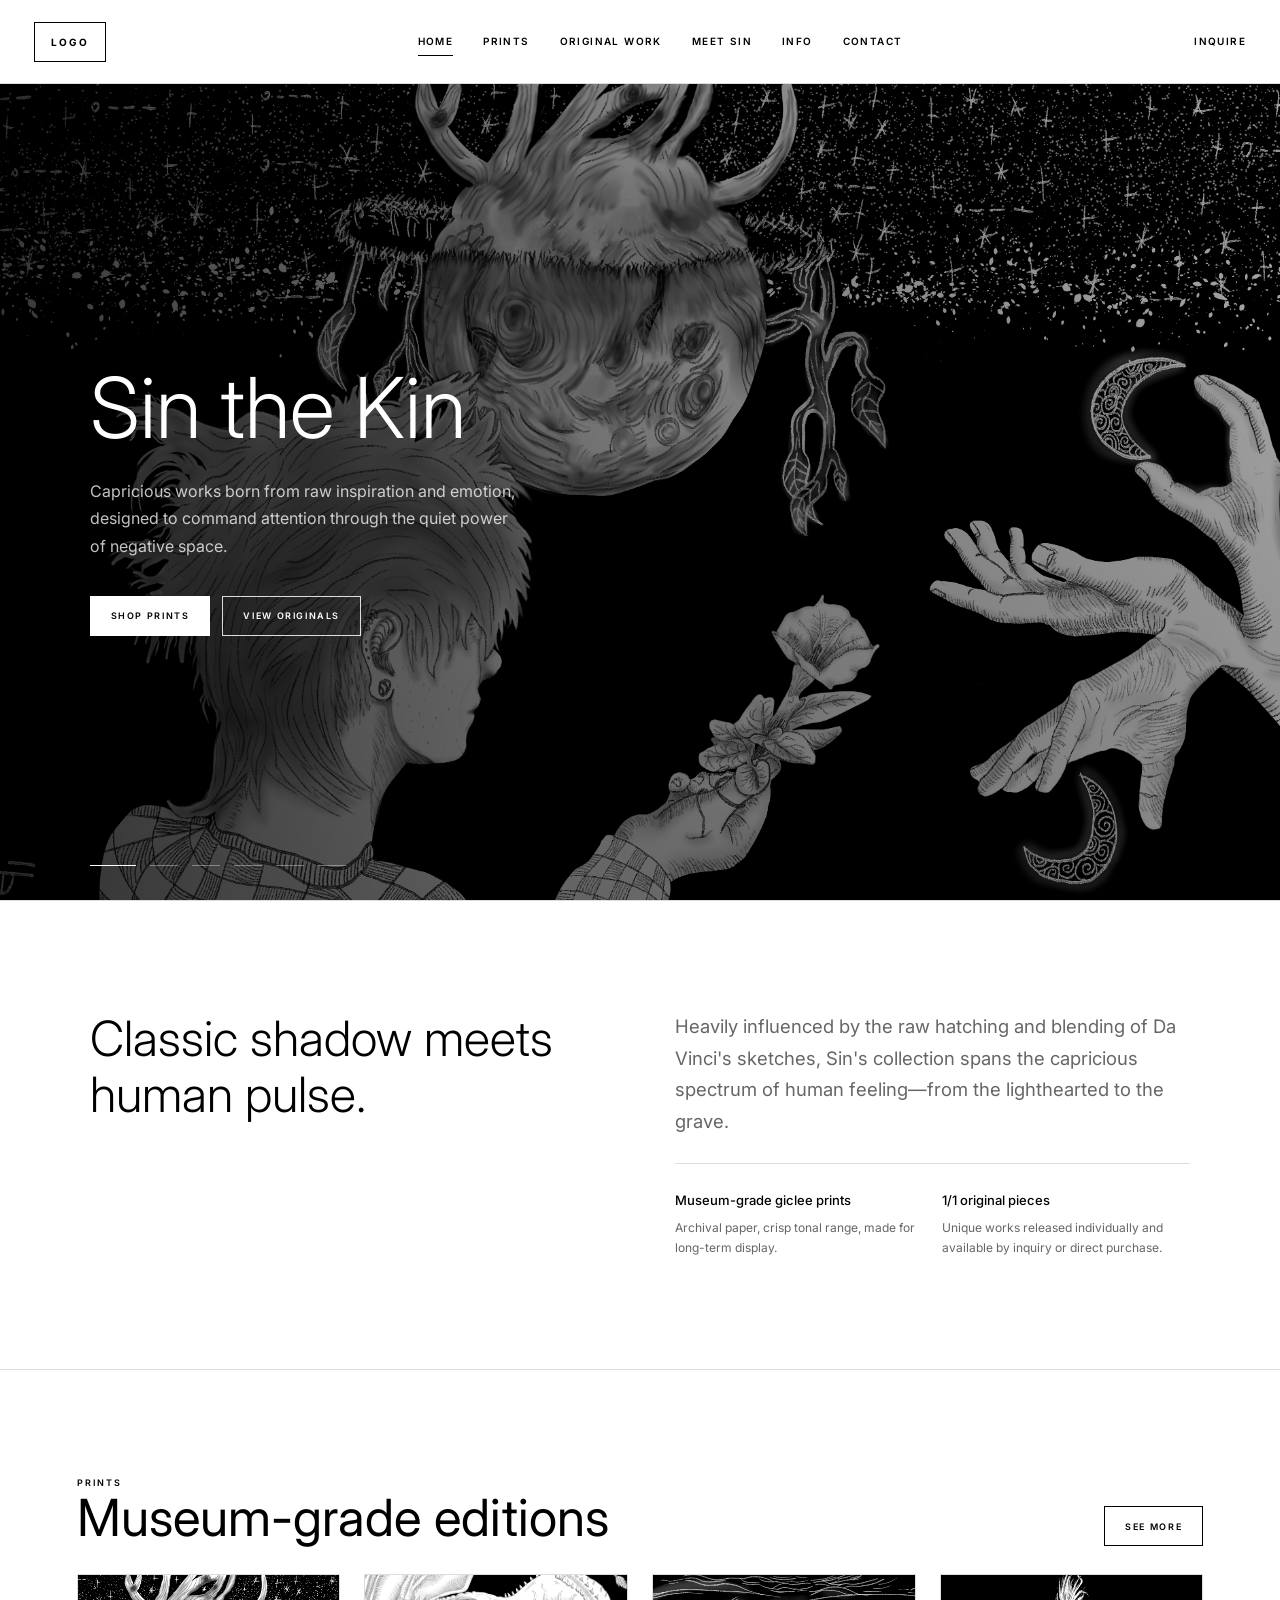
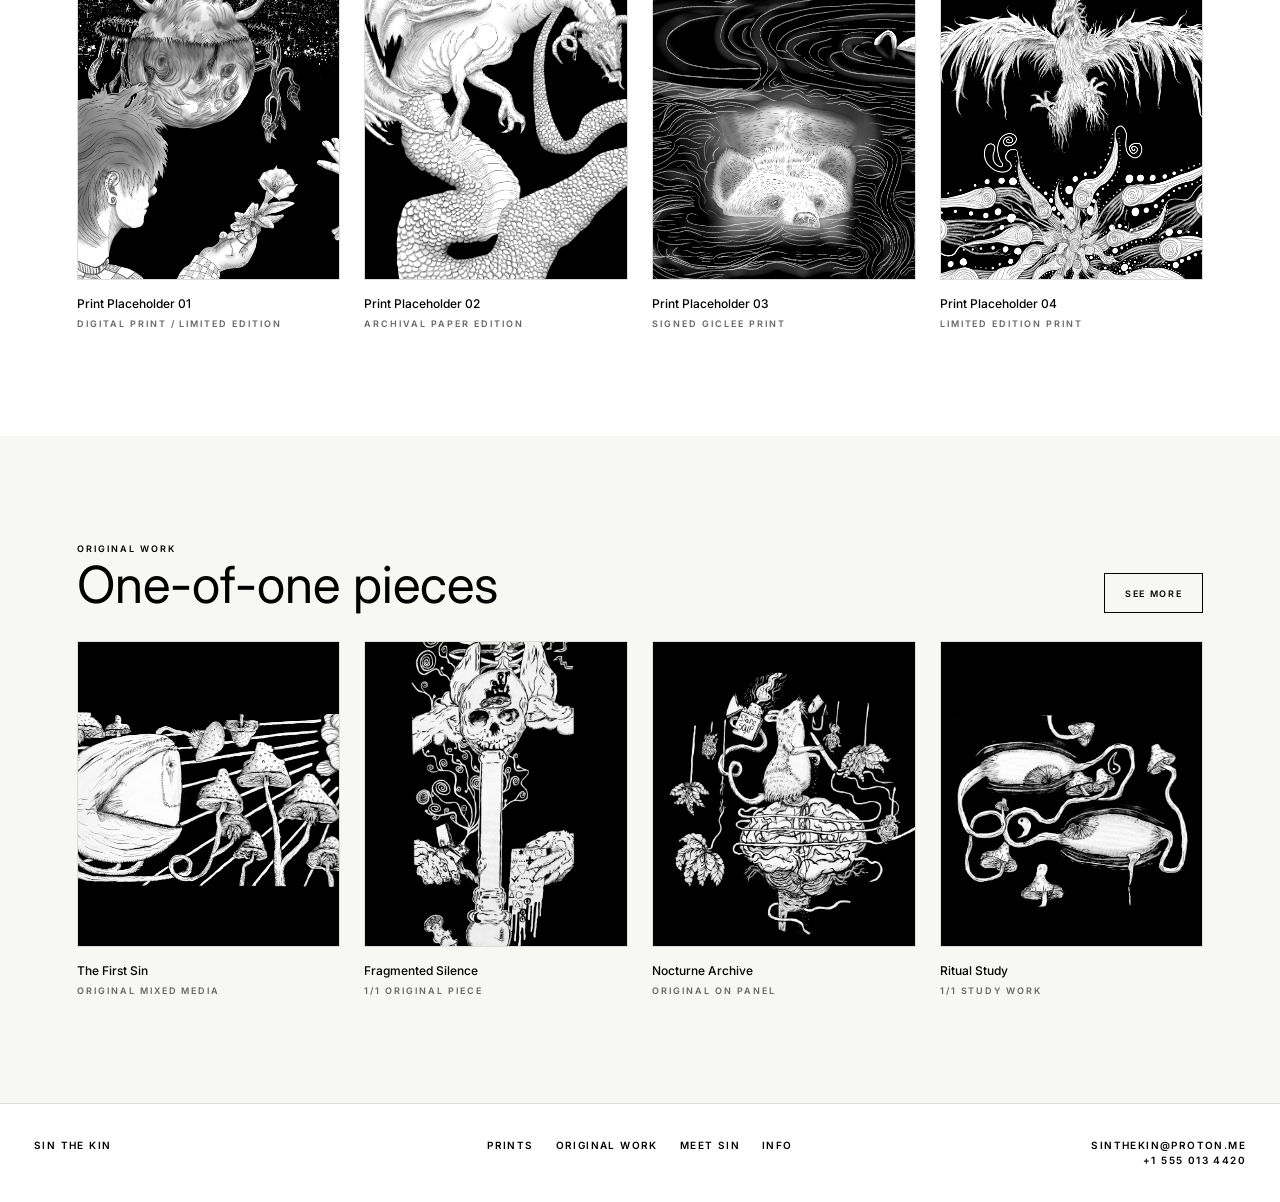
<file: index.html>
<!DOCTYPE html>
<html lang="en">

<head>
    <meta charset="UTF-8">
    <meta name="viewport" content="width=device-width, initial-scale=1.0">
    <title>Sin the Kin | Fine Art Prints and Originals</title>
    <link rel="preconnect" href="https://fonts.googleapis.com">
    <link rel="preconnect" href="https://fonts.gstatic.com" crossorigin>
    <link href="https://fonts.googleapis.com/css2?family=Inter:wght@300;400;700;800;900&display=swap" rel="stylesheet">
    <link rel="stylesheet" href="styles.css?v=original-assets-1">
</head>

<body>
    <header class="site-header">
        <a href="index.html" class="logo-mark">Logo</a>
        <nav class="top-nav" aria-label="Primary navigation">
            <a href="index.html" class="active">Home</a>
            <a href="prints.html">Prints</a>
            <a href="originals.html">Original Work</a>
            <a href="meet-sin.html">Meet Sin</a>
            <a href="info.html">Info</a>
            <a href="contact.html">Contact</a>
        </nav>
        <a class="utility-link" href="contact.html">Inquire</a>
    </header>

    <main>
        <section class="hero" aria-label="Featured artwork">
            <div class="hero-slide active" style="background-image: url('assets/print-moon-picking.jpg');"></div>
            <div class="hero-slide" style="background-image: url('assets/print-dragon-study.jpg');"></div>
            <div class="hero-slide" style="background-image: url('assets/print-honey-swimming.jpg');"></div>
            <div class="hero-slide" style="background-image: url('assets/print-phoenix-study.jpg');"></div>
            <div class="hero-slide" style="background-image: url('assets/print-clown-portrait.jpg');"></div>
            <div class="hero-slide" style="background-image: url('assets/print-court-procession.jpg');"></div>

            <div class="hero-copy">
                <h1>Sin the Kin</h1>
                <p>Capricious works born from raw inspiration and emotion, designed to command attention through the quiet power of negative space.</p>
                <div class="button-row">
                    <a class="button fill" href="prints.html">Shop Prints</a>
                    <a class="button" href="originals.html">View Originals</a>
                </div>
            </div>

            <div class="hero-dots" aria-hidden="true">
                <span class="active"></span>
                <span></span>
                <span></span>
                <span></span>
                <span></span>
                <span></span>
            </div>
        </section>

        <section class="intro-band home-intro-band" aria-labelledby="intro-title">
            <h2 id="intro-title">Classic shadow meets human pulse.</h2>
            <div class="intro-copy">
                <p>Heavily influenced by the raw hatching and blending of Da Vinci's sketches, Sin's collection spans the capricious spectrum of human feeling&mdash;from the lighthearted to the grave.</p>
                <div class="intro-points">
                    <div>
                        <h3>Museum-grade giclee prints</h3>
                        <p>Archival paper, crisp tonal range, made for long-term display.</p>
                    </div>
                    <div>
                        <h3>1/1 original pieces</h3>
                        <p>Unique works released individually and available by inquiry or direct purchase.</p>
                    </div>
                </div>
            </div>
        </section>

        <section class="section home-preview-section" aria-labelledby="prints-preview">
            <div class="section-header">
                <div>
                    <p class="eyebrow">Prints</p>
                    <h2 id="prints-preview">Museum-grade editions</h2>
                </div>
                <a class="see-more" href="prints.html">See More</a>
            </div>
            <div class="product-grid">
                <article class="product-card">
                    <a href="prints.html">
                        <div class="product-image"><img src="assets/print-moon-picking.jpg" alt="Moon picking print placeholder"></div>
                        <h3>Print Placeholder 01</h3>
                        <p class="product-meta">Digital print / limited edition</p>
                    </a>
                </article>
                <article class="product-card">
                    <a href="prints.html">
                        <div class="product-image"><img src="assets/print-dragon-study.jpg" alt="Dragon study print placeholder"></div>
                        <h3>Print Placeholder 02</h3>
                        <p class="product-meta">Archival paper edition</p>
                    </a>
                </article>
                <article class="product-card">
                    <a href="prints.html">
                        <div class="product-image"><img src="assets/print-honey-swimming.jpg" alt="Honey swimming print placeholder"></div>
                        <h3>Print Placeholder 03</h3>
                        <p class="product-meta">Signed giclee print</p>
                    </a>
                </article>
                <article class="product-card">
                    <a href="prints.html">
                        <div class="product-image"><img src="assets/print-phoenix-study.jpg" alt="Phoenix study print placeholder"></div>
                        <h3>Print Placeholder 04</h3>
                        <p class="product-meta">Limited edition print</p>
                    </a>
                </article>
            </div>
        </section>

        <section class="section alt home-preview-section" aria-labelledby="originals-preview">
            <div class="section-header">
                <div>
                    <p class="eyebrow">Original work</p>
                    <h2 id="originals-preview">One-of-one pieces</h2>
                </div>
                <a class="see-more" href="originals.html">See More</a>
            </div>
            <div class="product-grid">
                <article class="product-card">
                    <a href="originals.html">
                        <div class="product-image"><img src="assets/original-mushroom-field.jpg" alt="Original painting placeholder 01"></div>
                        <h3>The First Sin</h3>
                        <p class="product-meta">Original mixed media</p>
                    </a>
                </article>
                <article class="product-card">
                    <a href="originals.html">
                        <div class="product-image"><img src="assets/original-skull-column.jpg" alt="Original painting placeholder 02"></div>
                        <h3>Fragmented Silence</h3>
                        <p class="product-meta">1/1 original piece</p>
                    </a>
                </article>
                <article class="product-card">
                    <a href="originals.html">
                        <div class="product-image"><img src="assets/original-rat-study.jpg" alt="Original painting placeholder 03"></div>
                        <h3>Nocturne Archive</h3>
                        <p class="product-meta">Original on panel</p>
                    </a>
                </article>
                <article class="product-card">
                    <a href="originals.html">
                        <div class="product-image"><img src="assets/original-mushroom-eyes.jpg" alt="Original painting placeholder 04"></div>
                        <h3>Ritual Study</h3>
                        <p class="product-meta">1/1 study work</p>
                    </a>
                </article>
            </div>
        </section>
    </main>

    <footer class="site-footer">
        <p>Sin the Kin</p>
        <div class="footer-links">
            <a href="prints.html">Prints</a>
            <a href="originals.html">Original Work</a>
            <a href="meet-sin.html">Meet Sin</a>
            <a href="info.html">Info</a>
        </div>
        <p class="footer-contact">sinthekin@proton.me<br>+1 555 013 4420</p>
    </footer>
    <script>
        document.documentElement.classList.add('js');

        const heroSlides = document.querySelectorAll('.hero-slide');
        const heroDots = document.querySelectorAll('.hero-dots span');
        let heroIndex = 0;

        function setHeroSlide(index) {
            heroSlides[heroIndex].classList.remove('active');
            heroDots[heroIndex].classList.remove('active');
            heroIndex = index;
            heroSlides[heroIndex].classList.add('active');
            heroDots[heroIndex].classList.add('active');
        }

        setInterval(() => {
            setHeroSlide((heroIndex + 1) % heroSlides.length);
        }, 4800);

        const revealTargets = document.querySelectorAll('.home-intro-band, .home-preview-section .section-header, .home-preview-section .product-grid');

        if ('IntersectionObserver' in window) {
            const revealObserver = new IntersectionObserver((entries, observer) => {
                entries.forEach((entry) => {
                    if (entry.isIntersecting) {
                        entry.target.classList.add('is-visible');
                        observer.unobserve(entry.target);
                    }
                });
            }, {
                rootMargin: '0px 0px -12% 0px',
                threshold: 0.16
            });

            revealTargets.forEach((target) => revealObserver.observe(target));
        } else {
            revealTargets.forEach((target) => target.classList.add('is-visible'));
        }
    </script>
</body>

</html>
</file>
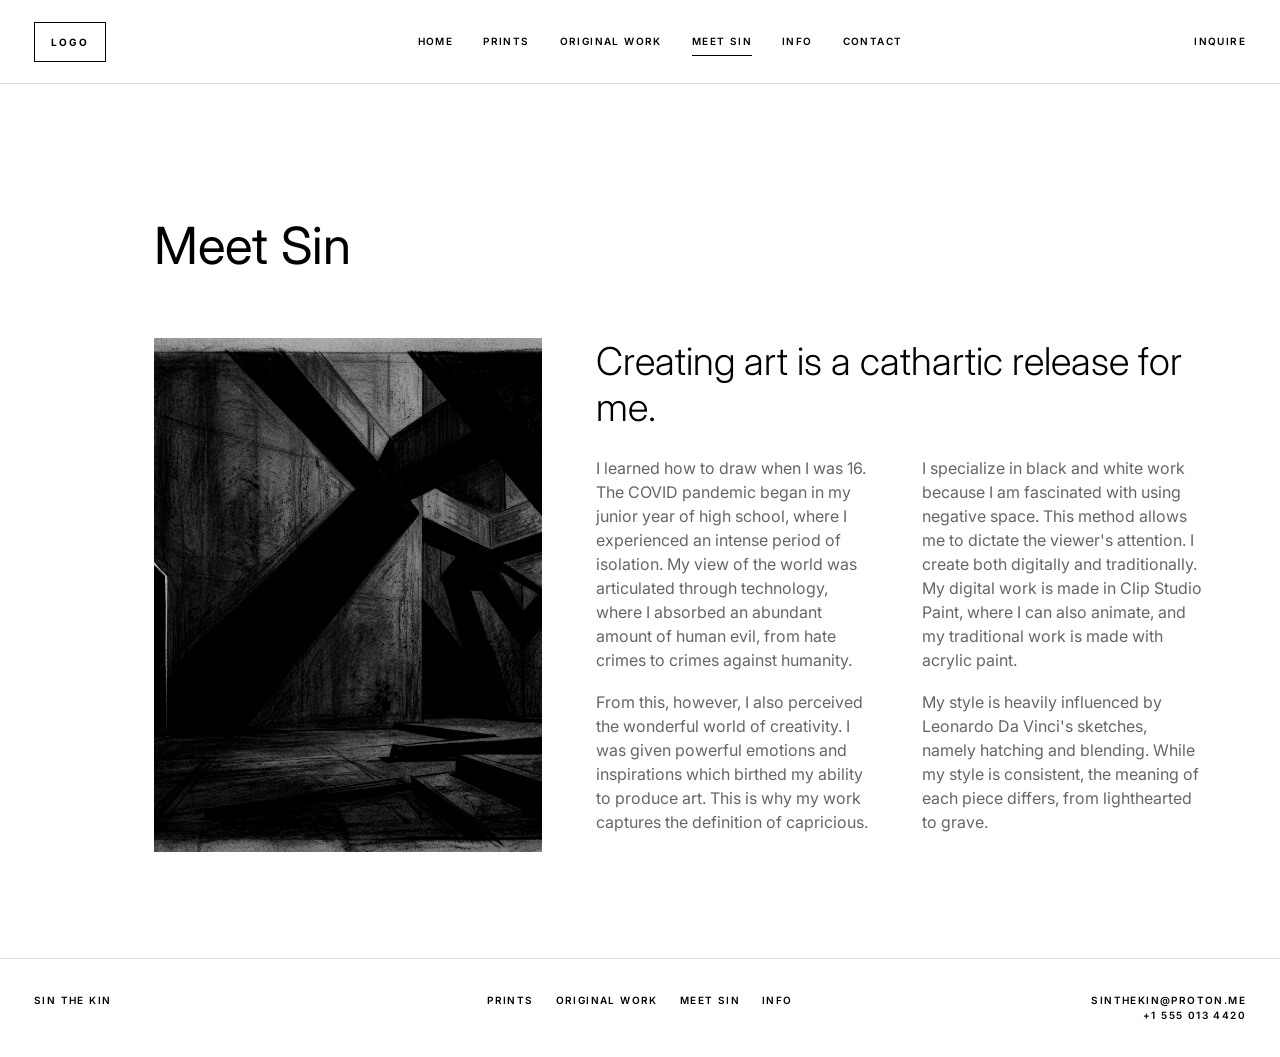
<file: about.html>
<!DOCTYPE html>
<html lang="en">

<head>
    <meta charset="UTF-8">
    <meta name="viewport" content="width=device-width, initial-scale=1.0">
    <meta http-equiv="refresh" content="0; url=meet-sin.html">
    <title>Meet Sin | Sin the Kin</title>
    <link rel="stylesheet" href="styles.css">
</head>

<body>
    <main class="section">
        <p class="eyebrow">Redirecting</p>
        <h1>Meet Sin</h1>
        <p><a href="meet-sin.html">Continue to Meet Sin</a></p>
    </main>
</body>

</html>
</file>
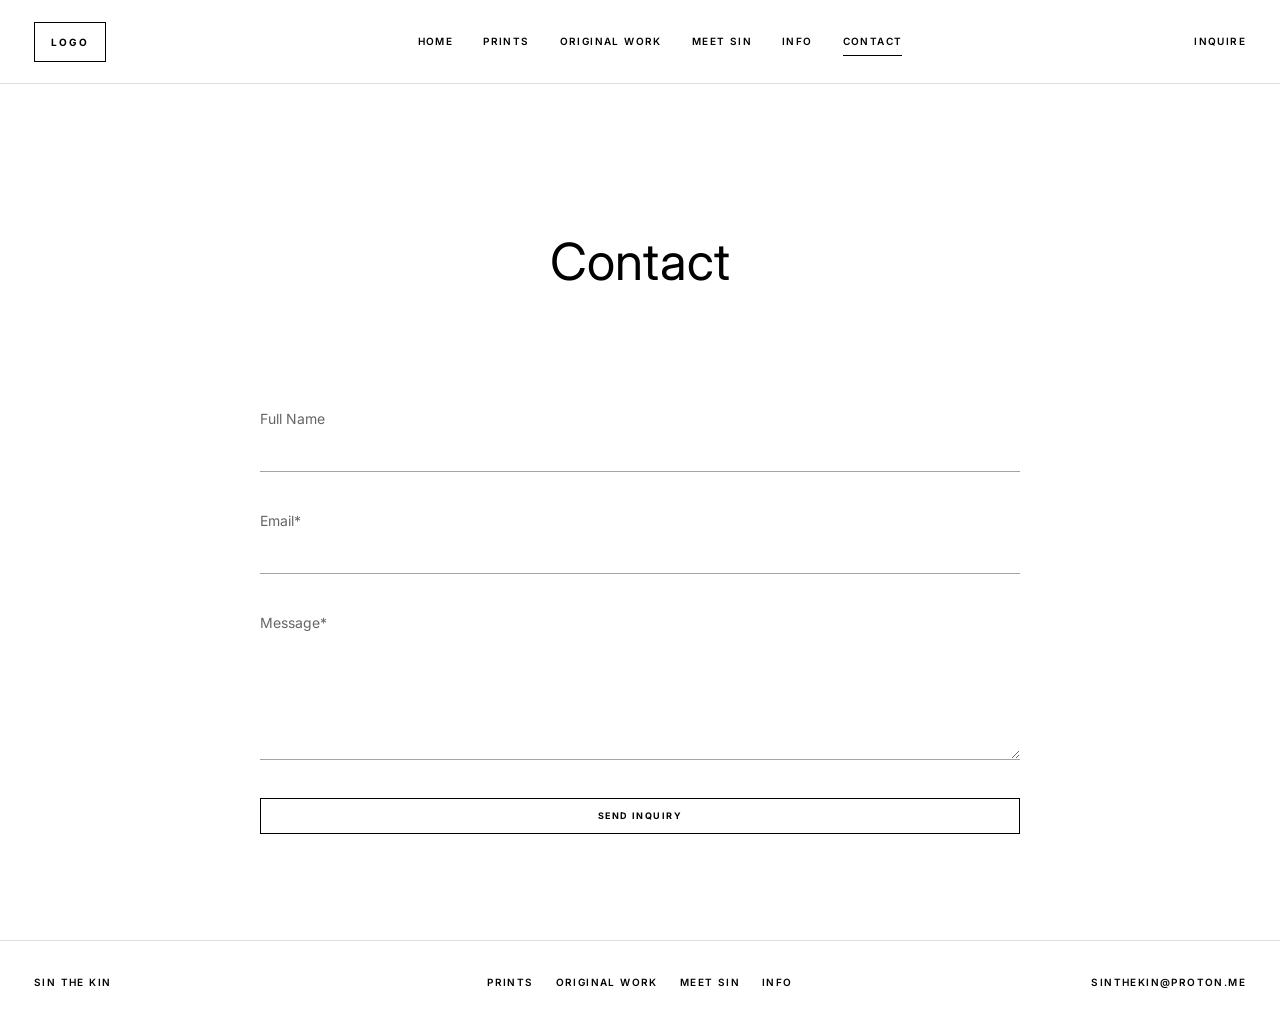
<file: contact.html>
<!DOCTYPE html>
<html lang="en">

<head>
    <meta charset="UTF-8">
    <meta name="viewport" content="width=device-width, initial-scale=1.0">
    <title>Contact | Sin the Kin</title>
    <link rel="preconnect" href="https://fonts.googleapis.com">
    <link rel="preconnect" href="https://fonts.gstatic.com" crossorigin>
    <link href="https://fonts.googleapis.com/css2?family=Inter:wght@300;400;700;800;900&display=swap" rel="stylesheet">
    <link rel="stylesheet" href="styles.css?v=contact-compact-1">
</head>

<body>
    <header class="site-header">
        <a href="index.html" class="logo-mark">Logo</a>
        <nav class="top-nav" aria-label="Primary navigation">
            <a href="index.html">Home</a>
            <a href="prints.html">Prints</a>
            <a href="originals.html">Original Work</a>
            <a href="meet-sin.html">Meet Sin</a>
            <a href="info.html">Info</a>
            <a href="contact.html" class="active">Contact</a>
        </nav>
        <a class="utility-link" href="contact.html">Inquire</a>
    </header>

    <main>
        <section class="page-header contact-page-header">
            <div>
                <h1>Contact</h1>
            </div>
        </section>

        <section class="section contact-section">
            <form class="contact-form" action="mailto:sinthekin@proton.me" method="post" enctype="text/plain">
                <label>
                    <span>Full Name</span>
                    <input type="text" name="Full Name" autocomplete="name">
                </label>
                <label>
                    <span>Email*</span>
                    <input type="email" name="Email" autocomplete="email" required>
                </label>
                <label>
                    <span>Message*</span>
                    <textarea name="Message" rows="5" required></textarea>
                </label>
                <button class="contact-submit" type="submit">Send Inquiry</button>
            </form>
        </section>
    </main>

    <footer class="site-footer">
        <p>Sin the Kin</p>
        <div class="footer-links">
            <a href="prints.html">Prints</a>
            <a href="originals.html">Original Work</a>
            <a href="meet-sin.html">Meet Sin</a>
            <a href="info.html">Info</a>
        </div>
        <p class="footer-contact">sinthekin@proton.me</p>
    </footer>
</body>

</html>
</file>
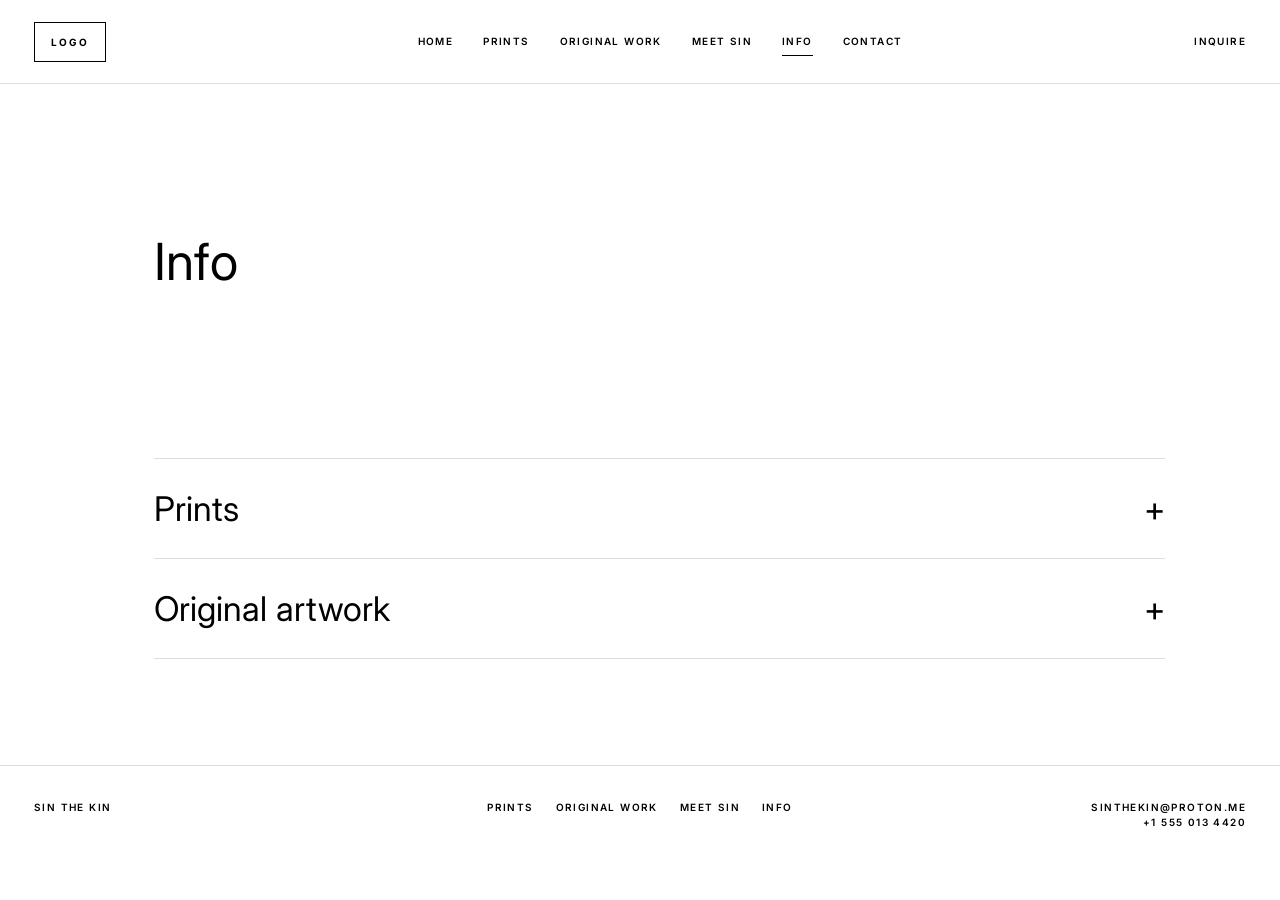
<file: info.html>
<!DOCTYPE html>
<html lang="en">

<head>
    <meta charset="UTF-8">
    <meta name="viewport" content="width=device-width, initial-scale=1.0">
    <title>Info | Sin the Kin</title>
    <link rel="preconnect" href="https://fonts.googleapis.com">
    <link rel="preconnect" href="https://fonts.gstatic.com" crossorigin>
    <link href="https://fonts.googleapis.com/css2?family=Inter:wght@300;400;700;800;900&display=swap" rel="stylesheet">
    <link rel="stylesheet" href="styles.css?v=info-align-1">
</head>

<body>
    <header class="site-header">
        <a href="index.html" class="logo-mark">Logo</a>
        <nav class="top-nav" aria-label="Primary navigation">
            <a href="index.html">Home</a>
            <a href="prints.html">Prints</a>
            <a href="originals.html">Original Work</a>
            <a href="meet-sin.html">Meet Sin</a>
            <a href="info.html" class="active">Info</a>
            <a href="contact.html">Contact</a>
        </nav>
        <a class="utility-link" href="contact.html">Inquire</a>
    </header>

    <main>
        <section class="page-header info-page-header">
            <div>
                <h1>Info</h1>
            </div>
        </section>

        <section class="section">
            <div class="info-list">
                <details>
                    <summary>Prints</summary>
                    <div class="faq-content">
                        <div class="faq-prose">
                            <p>All prints are <strong>signed by the artist.</strong></p>
                            <p>All prints are <strong>museum-grade giclee reproductions</strong> made on archival paper.</p>

                            <div class="faq-section-break">
                                <h3>Special Edition Prints - $600</h3>
                                <p>These copies consist embellishments such as pastel, charcoal, pen, and/or hand-painted details. No print of this category is the same.</p>

                                <h3>Standard Edition Prints - $200</h3>
                                <p>These copies are the only prints to exist, excluding the 30 special edition prints.</p>
                            </div>

                            <p>If there are any prints of Sin the Kin's art that are of low quality in image, material, framing, etc., then they are sold <strong>without the consent and co-operation of the artist.</strong> This website and established galleries are the only sources that sell them.</p>
                            <p>As said by J.R.R. Tolkien, "Those who approve of courtesy (at least) to living authors will purchase it & no other" (<em>Fellowship of the Ring</em>, p. 14).</p>

                            <div class="faq-section-break">
                                <h3>Shipping:</h3>
                                <p>When you buy an original artwork from me, it will be packaged and distributed by myself.</p>
                                <p>Artworks are packaged in X and packed securely with bubble wrap to ensure a safe arrival.</p>
                                <p>Orders will be fulfilled within <strong>X days</strong> of your order.</p>
                                <p>You will receive an email confirmation from X when your order is shipped, which will contain tracking info.</p>
                                <p>I am not responsible for any damage that may happen during transit. If your item does arrive damaged, please email me at X within X days of delivery with clear photo evidence of the damage and I will always try to find a suitable solution.</p>
                            </div>
                        </div>
                    </div>
                </details>
                <details>
                    <summary>Original artwork</summary>
                    <div class="faq-content">
                        <div class="faq-prose">
                            <p>All artworks are <strong>signed by the artist.</strong></p>
                            <p>This website and established galleries are the only sources that sell original artwork.</p>
                            <p>As said by J.R.R. Tolkien, "Those who approve of courtesy (at least) to living authors will purchase it & no other" (<em>Fellowship of the Ring</em>, p. 14).</p>

                            <div class="faq-section-break">
                                <h3>Shipping:</h3>
                                <p>When you buy an original artwork from me, it will be packaged and distributed by myself.</p>
                                <p>Artworks are packaged in X and packed securely with bubble wrap to ensure a safe arrival.</p>
                                <p>Orders will be fulfilled within <strong>X days</strong> of your order.</p>
                                <p>You will receive an email confirmation from X when your order is shipped, which will contain tracking info.</p>
                                <p>I am not responsible for any damage that may happen during transit. If your item does arrive damaged, please email me at X within X days of delivery with clear photo evidence of the damage and I will always try to find a suitable solution.</p>
                            </div>
                        </div>
                    </div>
                </details>
            </div>
        </section>
    </main>

    <footer class="site-footer">
        <p>Sin the Kin</p>
        <div class="footer-links">
            <a href="prints.html">Prints</a>
            <a href="originals.html">Original Work</a>
            <a href="meet-sin.html">Meet Sin</a>
            <a href="info.html">Info</a>
        </div>
        <p class="footer-contact">sinthekin@proton.me<br>+1 555 013 4420</p>
    </footer>
</body>

</html>
</file>
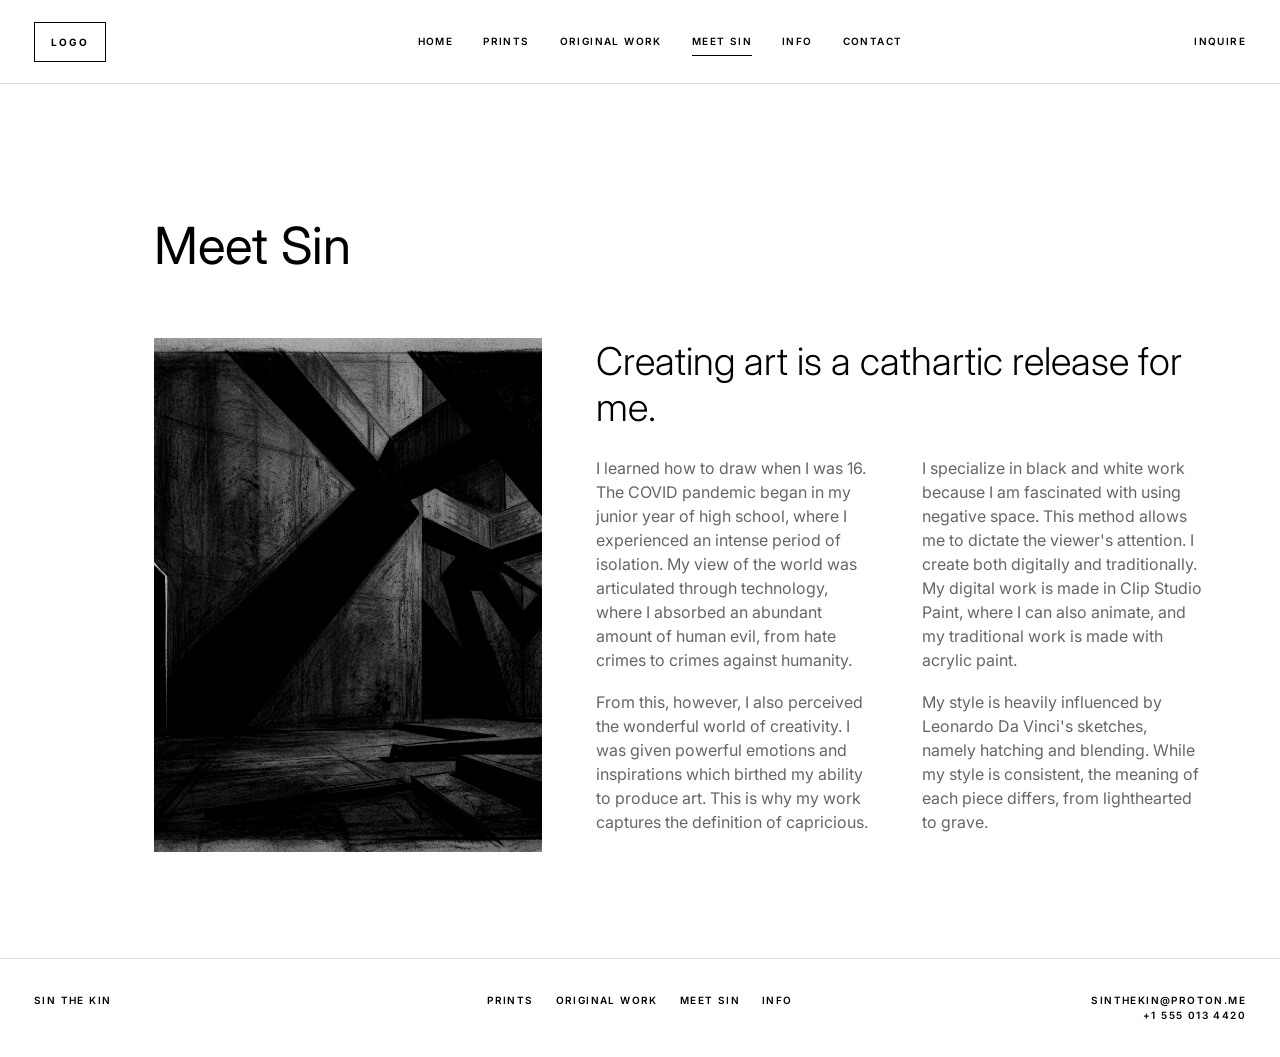
<file: meet-sin.html>
<!DOCTYPE html>
<html lang="en">

<head>
    <meta charset="UTF-8">
    <meta name="viewport" content="width=device-width, initial-scale=1.0">
    <title>Meet Sin | Sin the Kin</title>
    <link rel="preconnect" href="https://fonts.googleapis.com">
    <link rel="preconnect" href="https://fonts.gstatic.com" crossorigin>
    <link href="https://fonts.googleapis.com/css2?family=Inter:wght@300;400;700;800;900&display=swap" rel="stylesheet">
    <link rel="stylesheet" href="styles.css?v=meet-align-1">
</head>

<body>
    <header class="site-header">
        <a href="index.html" class="logo-mark">Logo</a>
        <nav class="top-nav" aria-label="Primary navigation">
            <a href="index.html">Home</a>
            <a href="prints.html">Prints</a>
            <a href="originals.html">Original Work</a>
            <a href="meet-sin.html" class="active">Meet Sin</a>
            <a href="info.html">Info</a>
            <a href="contact.html">Contact</a>
        </nav>
        <a class="utility-link" href="contact.html">Inquire</a>
    </header>

    <main>
        <section class="page-header meet-page-header">
            <div>
                <h1>Meet Sin</h1>
            </div>
        </section>

        <section class="section meet-statement-section">
            <div class="statement-layout">
                <img src="assets/hero-02.png" alt="Artwork representing Sin the Kin's monochrome visual style">
                <div class="statement-text">
                    <p class="lead">Creating art is a cathartic release for me.</p>
                    <div class="text-columns">
                        <p>I learned how to draw when I was 16. The COVID pandemic began in my junior year of high school, where I experienced an intense period of isolation. My view of the world was articulated through technology, where I absorbed an abundant amount of human evil, from hate crimes to crimes against humanity.</p>
                        <p>From this, however, I also perceived the wonderful world of creativity. I was given powerful emotions and inspirations which birthed my ability to produce art. This is why my work captures the definition of capricious.</p>
                        <p>I specialize in black and white work because I am fascinated with using negative space. This method allows me to dictate the viewer's attention. I create both digitally and traditionally. My digital work is made in Clip Studio Paint, where I can also animate, and my traditional work is made with acrylic paint.</p>
                        <p>My style is heavily influenced by Leonardo Da Vinci's sketches, namely hatching and blending. While my style is consistent, the meaning of each piece differs, from lighthearted to grave.</p>
                    </div>
                </div>
            </div>
        </section>
    </main>

    <footer class="site-footer">
        <p>Sin the Kin</p>
        <div class="footer-links">
            <a href="prints.html">Prints</a>
            <a href="originals.html">Original Work</a>
            <a href="meet-sin.html">Meet Sin</a>
            <a href="info.html">Info</a>
        </div>
        <p class="footer-contact">sinthekin@proton.me<br>+1 555 013 4420</p>
    </footer>
</body>

</html>
</file>
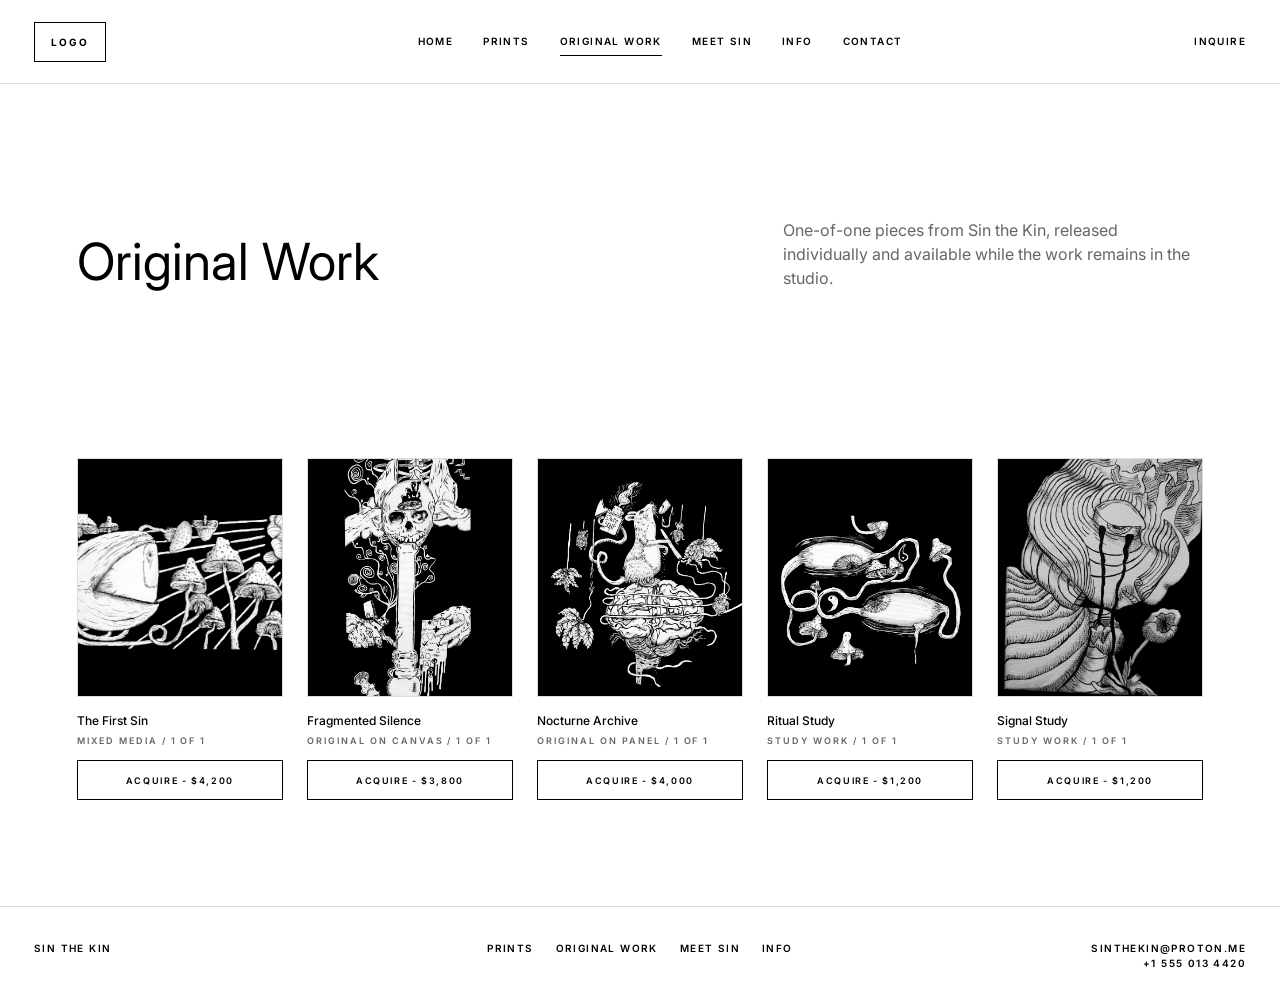
<file: originals.html>
<!DOCTYPE html>
<html lang="en">

<head>
    <meta charset="UTF-8">
    <meta name="viewport" content="width=device-width, initial-scale=1.0">
    <title>Original Work | Sin the Kin</title>
    <link rel="preconnect" href="https://fonts.googleapis.com">
    <link rel="preconnect" href="https://fonts.gstatic.com" crossorigin>
    <link href="https://fonts.googleapis.com/css2?family=Inter:wght@300;400;700;800;900&display=swap" rel="stylesheet">
    <link rel="stylesheet" href="styles.css?v=original-assets-1">
</head>

<body>
    <header class="site-header">
        <a href="index.html" class="logo-mark">Logo</a>
        <nav class="top-nav" aria-label="Primary navigation">
            <a href="index.html">Home</a>
            <a href="prints.html">Prints</a>
            <a href="originals.html" class="active">Original Work</a>
            <a href="meet-sin.html">Meet Sin</a>
            <a href="info.html">Info</a>
            <a href="contact.html">Contact</a>
        </nav>
        <a class="utility-link" href="contact.html">Inquire</a>
    </header>

    <main>
        <section class="page-header shop-page-header">
            <div>
                <h1>Original Work</h1>
            </div>
            <p>One-of-one pieces from Sin the Kin, released individually and available while the work remains in the studio.</p>
        </section>

        <section class="section shop-grid-section">
            <div class="product-grid full">
                <article class="product-card">
                    <div class="product-image"><img src="assets/original-mushroom-field.jpg" alt="Original painting placeholder 01"></div>
                    <h3>The First Sin</h3>
                    <p class="product-meta">Mixed media / 1 of 1</p>
                    <a class="buy-button" href="contact.html">Acquire - $4,200</a>
                </article>
                <article class="product-card">
                    <div class="product-image"><img src="assets/original-skull-column.jpg" alt="Original painting placeholder 02"></div>
                    <h3>Fragmented Silence</h3>
                    <p class="product-meta">Original on canvas / 1 of 1</p>
                    <a class="buy-button" href="contact.html">Acquire - $3,800</a>
                </article>
                <article class="product-card">
                    <div class="product-image"><img src="assets/original-rat-study.jpg" alt="Original painting placeholder 03"></div>
                    <h3>Nocturne Archive</h3>
                    <p class="product-meta">Original on panel / 1 of 1</p>
                    <a class="buy-button" href="contact.html">Acquire - $4,000</a>
                </article>
                <article class="product-card">
                    <div class="product-image"><img src="assets/original-mushroom-eyes.jpg" alt="Original painting placeholder 04"></div>
                    <h3>Ritual Study</h3>
                    <p class="product-meta">Study work / 1 of 1</p>
                    <a class="buy-button" href="contact.html">Acquire - $1,200</a>
                </article>
                <article class="product-card">
                    <div class="product-image"><img src="assets/original-flower-portrait.jpg" alt="Original painting placeholder 05"></div>
                    <h3>Signal Study</h3>
                    <p class="product-meta">Study work / 1 of 1</p>
                    <a class="buy-button" href="contact.html">Acquire - $1,200</a>
                </article>
            </div>
        </section>
    </main>

    <footer class="site-footer">
        <p>Sin the Kin</p>
        <div class="footer-links">
            <a href="prints.html">Prints</a>
            <a href="originals.html">Original Work</a>
            <a href="meet-sin.html">Meet Sin</a>
            <a href="info.html">Info</a>
        </div>
        <p class="footer-contact">sinthekin@proton.me<br>+1 555 013 4420</p>
    </footer>
</body>

</html>
</file>
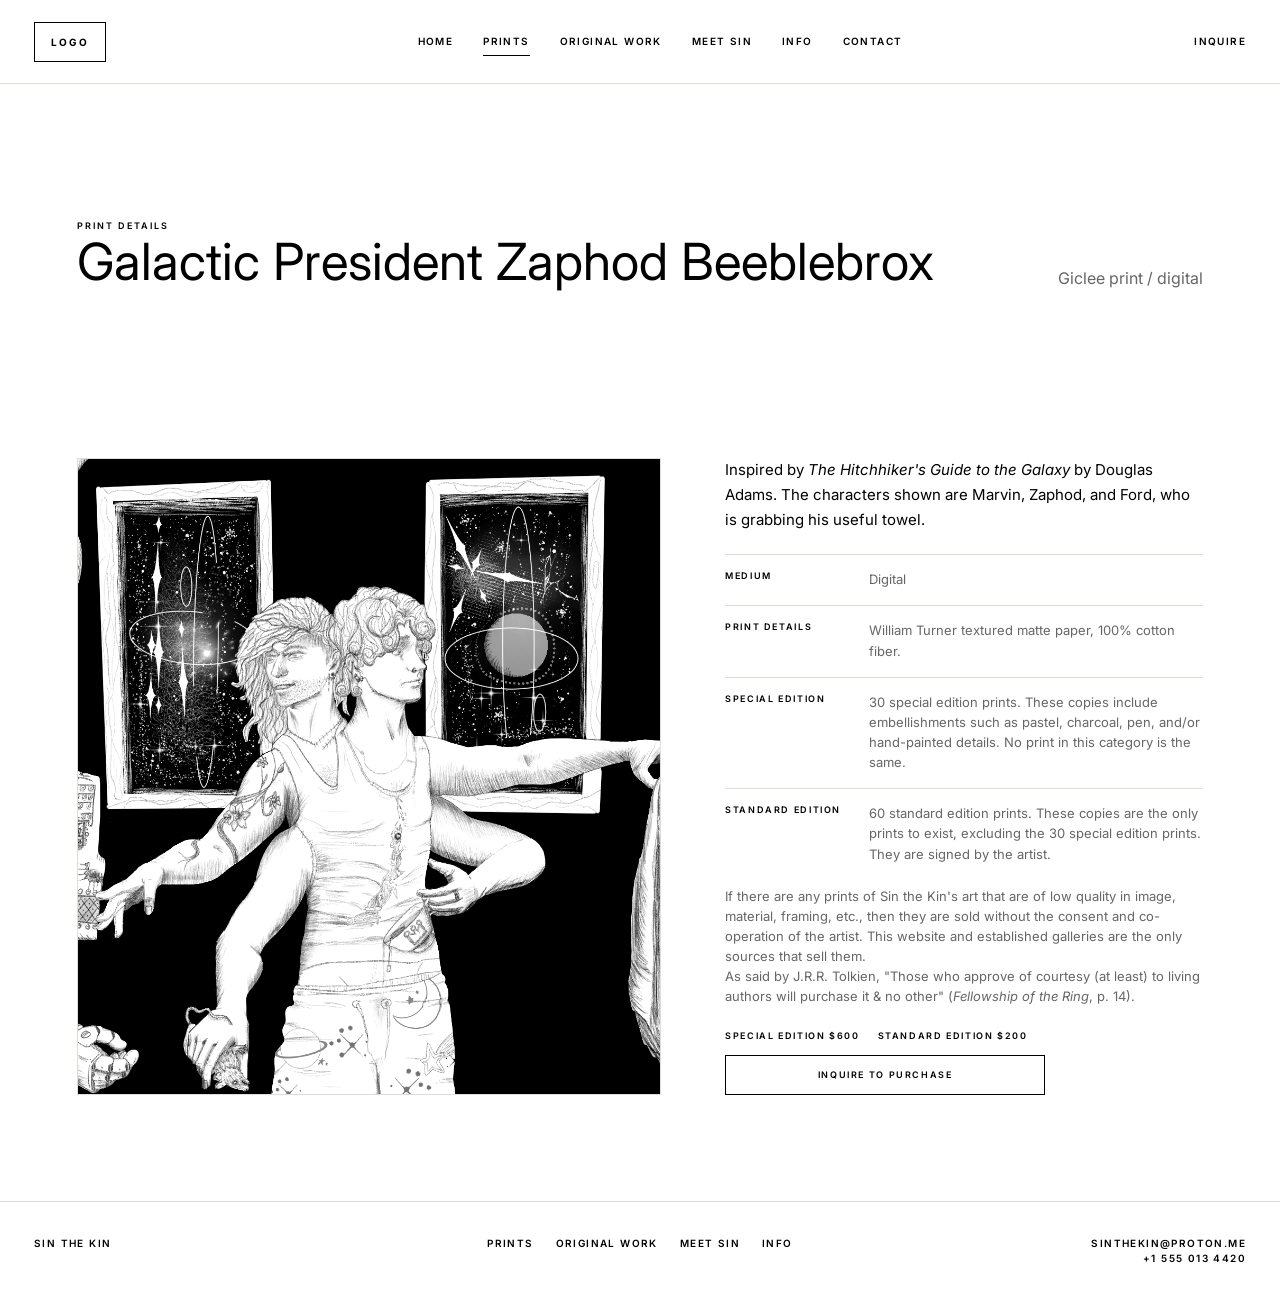
<file: print-galactic-president-zaphod-beeblebrox.html>
<!DOCTYPE html>
<html lang="en">

<head>
    <meta charset="UTF-8">
    <meta name="viewport" content="width=device-width, initial-scale=1.0">
    <title>Galactic President Zaphod Beeblebrox | Sin the Kin</title>
    <link rel="preconnect" href="https://fonts.googleapis.com">
    <link rel="preconnect" href="https://fonts.gstatic.com" crossorigin>
    <link href="https://fonts.googleapis.com/css2?family=Inter:wght@300;400;700;800;900&display=swap" rel="stylesheet">
    <link rel="stylesheet" href="styles.css?v=product-fade-1">
</head>

<body>
    <header class="site-header">
        <a href="index.html" class="logo-mark">Logo</a>
        <nav class="top-nav" aria-label="Primary navigation">
            <a href="index.html">Home</a>
            <a href="prints.html" class="active">Prints</a>
            <a href="originals.html">Original Work</a>
            <a href="meet-sin.html">Meet Sin</a>
            <a href="info.html">Info</a>
            <a href="contact.html">Contact</a>
        </nav>
        <a class="utility-link" href="contact.html">Inquire</a>
    </header>

    <main>
        <section class="page-header product-page-header">
            <div>
                <p class="eyebrow">Print details</p>
                <h1>Galactic President Zaphod Beeblebrox</h1>
            </div>
            <p>Giclee print / digital</p>
        </section>

        <section class="section">
            <div class="product-detail-layout">
                <div class="product-detail-image">
                    <img src="assets/galactic-president-zaphod-beeblebrox.jpg" alt="Galactic President Zaphod Beeblebrox print">
                </div>
                <div class="product-detail">
                    <p class="product-description">Inspired by <em>The Hitchhiker's Guide to the Galaxy</em> by Douglas Adams. The characters shown are Marvin, Zaphod, and Ford, who is grabbing his useful towel.</p>
                    <dl class="product-specs">
                        <div>
                            <dt>Medium</dt>
                            <dd>Digital</dd>
                        </div>
                        <div>
                            <dt>Print details</dt>
                            <dd>William Turner textured matte paper, 100% cotton fiber.</dd>
                        </div>
                        <div>
                            <dt>Special edition</dt>
                            <dd>30 special edition prints. These copies include embellishments such as pastel, charcoal, pen, and/or hand-painted details. No print in this category is the same.</dd>
                        </div>
                        <div>
                            <dt>Standard edition</dt>
                            <dd>60 standard edition prints. These copies are the only prints to exist, excluding the 30 special edition prints. They are signed by the artist.</dd>
                        </div>
                    </dl>
                    <p class="product-note">If there are any prints of Sin the Kin's art that are of low quality in image, material, framing, etc., then they are sold without the consent and co-operation of the artist. This website and established galleries are the only sources that sell them.</p>
                    <p class="product-note">As said by J.R.R. Tolkien, "Those who approve of courtesy (at least) to living authors will purchase it & no other" (<em>Fellowship of the Ring</em>, p. 14).</p>
                    <div class="price-row">
                        <span>Special Edition $600</span>
                        <span>Standard Edition $200</span>
                    </div>
                    <a class="buy-button detail-button" href="mailto:sinthekin@proton.me?subject=Inquiry%20to%20Purchase%20-%20Galactic%20President%20Zaphod%20Beeblebrox">Inquire to Purchase</a>
                </div>
            </div>
        </section>
    </main>

    <footer class="site-footer">
        <p>Sin the Kin</p>
        <div class="footer-links">
            <a href="prints.html">Prints</a>
            <a href="originals.html">Original Work</a>
            <a href="meet-sin.html">Meet Sin</a>
            <a href="info.html">Info</a>
        </div>
        <p class="footer-contact">sinthekin@proton.me<br>+1 555 013 4420</p>
    </footer>
</body>

</html>
</file>
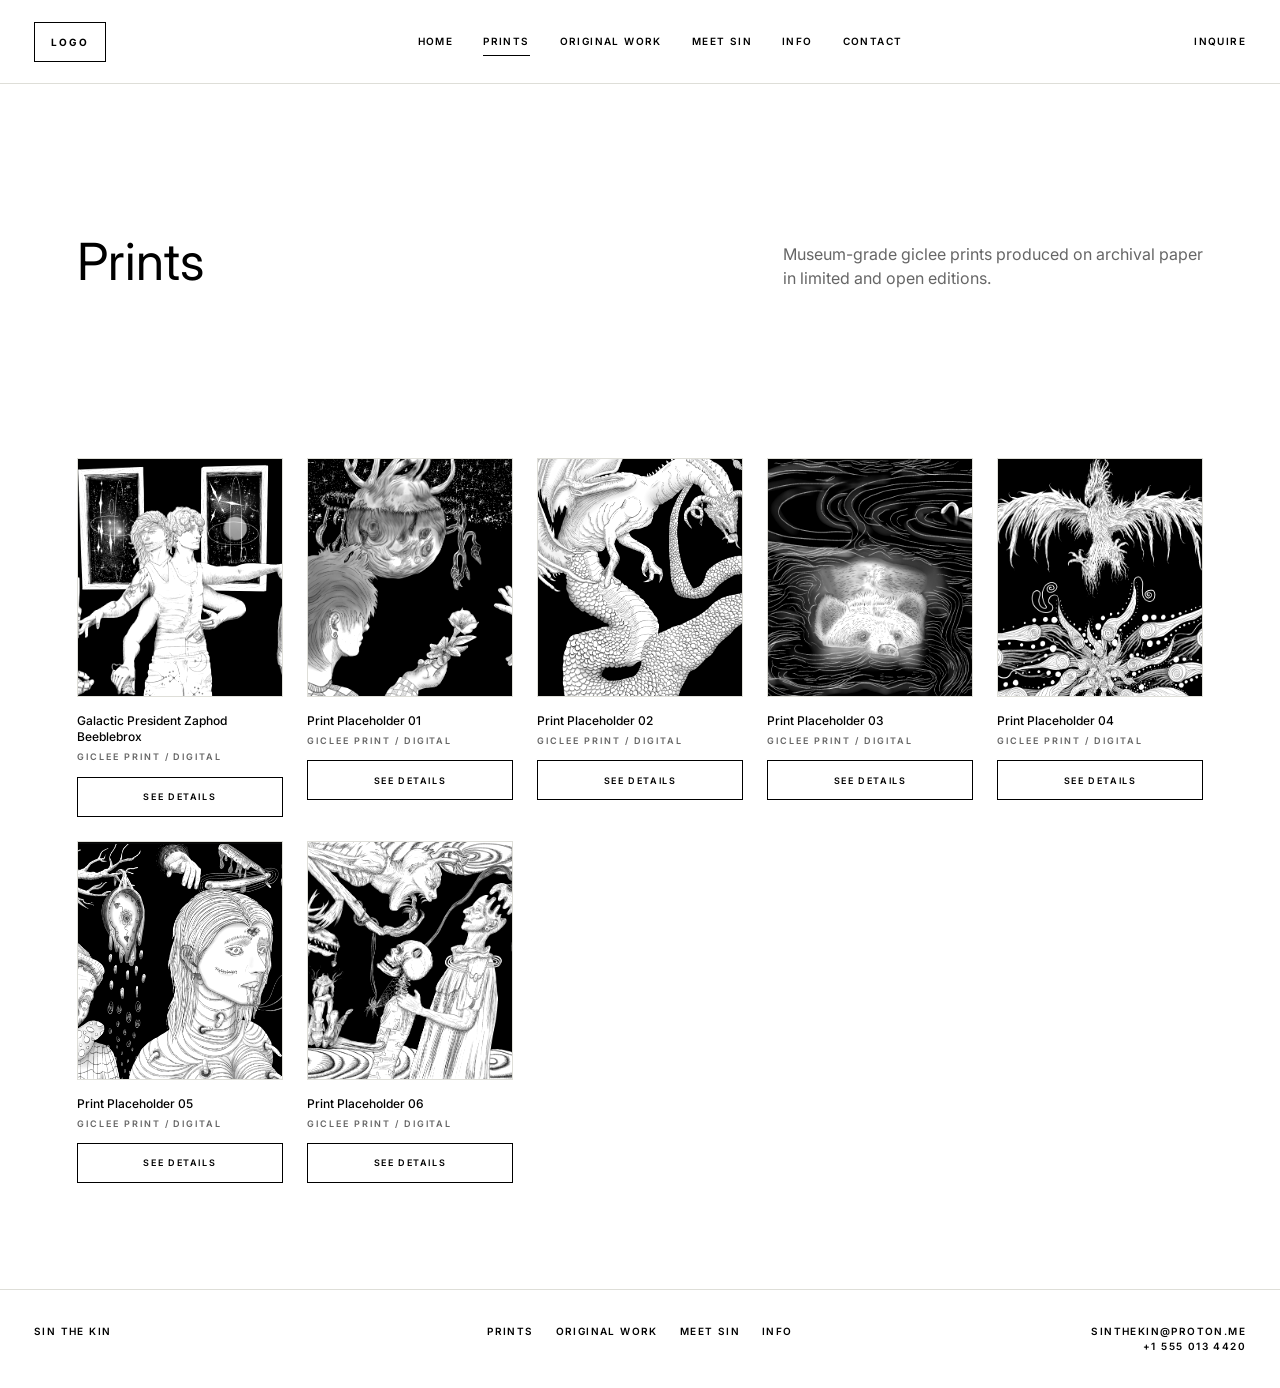
<file: prints.html>
<!DOCTYPE html>
<html lang="en">

<head>
    <meta charset="UTF-8">
    <meta name="viewport" content="width=device-width, initial-scale=1.0">
    <title>Prints | Sin the Kin</title>
    <link rel="preconnect" href="https://fonts.googleapis.com">
    <link rel="preconnect" href="https://fonts.gstatic.com" crossorigin>
    <link href="https://fonts.googleapis.com/css2?family=Inter:wght@300;400;700;800;900&display=swap" rel="stylesheet">
    <link rel="stylesheet" href="styles.css?v=artwork-assets-1">
</head>

<body>
    <header class="site-header">
        <a href="index.html" class="logo-mark">Logo</a>
        <nav class="top-nav" aria-label="Primary navigation">
            <a href="index.html">Home</a>
            <a href="prints.html" class="active">Prints</a>
            <a href="originals.html">Original Work</a>
            <a href="meet-sin.html">Meet Sin</a>
            <a href="info.html">Info</a>
            <a href="contact.html">Contact</a>
        </nav>
        <a class="utility-link" href="contact.html">Inquire</a>
    </header>

    <main>
        <section class="page-header shop-page-header">
            <div>
                <h1>Prints</h1>
            </div>
            <p>Museum-grade giclee prints produced on archival paper in limited and open editions.</p>
        </section>

        <section class="section shop-grid-section">
            <div class="product-grid full">
                <article class="product-card">
                    <a href="print-galactic-president-zaphod-beeblebrox.html">
                        <div class="product-image"><img src="assets/galactic-president-zaphod-beeblebrox.jpg" alt="Galactic President Zaphod Beeblebrox print"></div>
                        <h3>Galactic President Zaphod Beeblebrox</h3>
                        <p class="product-meta">Giclee print / digital</p>
                    </a>
                    <a class="buy-button" href="print-galactic-president-zaphod-beeblebrox.html">See Details</a>
                </article>
                <article class="product-card">
                    <div class="product-image"><img src="assets/print-moon-picking.jpg" alt="Moon picking print placeholder"></div>
                    <h3>Print Placeholder 01</h3>
                    <p class="product-meta">Giclee print / digital</p>
                    <a class="buy-button" href="contact.html">See Details</a>
                </article>
                <article class="product-card">
                    <div class="product-image"><img src="assets/print-dragon-study.jpg" alt="Dragon study print placeholder"></div>
                    <h3>Print Placeholder 02</h3>
                    <p class="product-meta">Giclee print / digital</p>
                    <a class="buy-button" href="contact.html">See Details</a>
                </article>
                <article class="product-card">
                    <div class="product-image"><img src="assets/print-honey-swimming.jpg" alt="Honey swimming print placeholder"></div>
                    <h3>Print Placeholder 03</h3>
                    <p class="product-meta">Giclee print / digital</p>
                    <a class="buy-button" href="contact.html">See Details</a>
                </article>
                <article class="product-card">
                    <div class="product-image"><img src="assets/print-phoenix-study.jpg" alt="Phoenix study print placeholder"></div>
                    <h3>Print Placeholder 04</h3>
                    <p class="product-meta">Giclee print / digital</p>
                    <a class="buy-button" href="contact.html">See Details</a>
                </article>
                <article class="product-card">
                    <div class="product-image"><img src="assets/print-clown-portrait.jpg" alt="Clown portrait print placeholder"></div>
                    <h3>Print Placeholder 05</h3>
                    <p class="product-meta">Giclee print / digital</p>
                    <a class="buy-button" href="contact.html">See Details</a>
                </article>
                <article class="product-card">
                    <div class="product-image"><img src="assets/print-court-procession.jpg" alt="Court procession print placeholder"></div>
                    <h3>Print Placeholder 06</h3>
                    <p class="product-meta">Giclee print / digital</p>
                    <a class="buy-button" href="contact.html">See Details</a>
                </article>
            </div>
        </section>
    </main>

    <footer class="site-footer">
        <p>Sin the Kin</p>
        <div class="footer-links">
            <a href="prints.html">Prints</a>
            <a href="originals.html">Original Work</a>
            <a href="meet-sin.html">Meet Sin</a>
            <a href="info.html">Info</a>
        </div>
        <p class="footer-contact">sinthekin@proton.me<br>+1 555 013 4420</p>
    </footer>
</body>

</html>
</file>
<file: styles.css>
:root {
    --black: #000;
    --white: #fff;
    --paper: #f7f7f4;
    --line: #deded8;
    --muted: #666;
    --soft: #efefeb;
    --header-height: 84px;
    --inner-page-inset: clamp(24px, 6vw, 96px);
}

* {
    box-sizing: border-box;
    margin: 0;
    padding: 0;
}

html {
    scroll-behavior: smooth;
}

body {
    background: var(--white);
    color: var(--black);
    font-family: Inter, -apple-system, BlinkMacSystemFont, "Segoe UI", sans-serif;
    line-height: 1.5;
    padding-top: var(--header-height);
    -webkit-font-smoothing: antialiased;
}

img {
    display: block;
    max-width: 100%;
}

a {
    color: inherit;
}

h1,
h2,
h3 {
    font-weight: 500;
    letter-spacing: 0;
    line-height: 1.08;
    text-transform: none;
}

p {
    color: var(--muted);
}

.site-header {
    align-items: center;
    background: rgba(255, 255, 255, 0.94);
    border-bottom: 1px solid var(--line);
    display: grid;
    grid-template-columns: 160px 1fr 120px;
    height: var(--header-height);
    left: 0;
    padding: 0 34px;
    position: fixed;
    top: 0;
    width: 100%;
    z-index: 20;
}

.logo-mark {
    border: 1px solid var(--black);
    display: inline-flex;
    font-size: 10px;
    font-weight: 700;
    height: 40px;
    letter-spacing: 0.18em;
    line-height: 1;
    text-decoration: none;
    text-transform: uppercase;
    width: 72px;
    align-items: center;
    justify-content: center;
}

.top-nav {
    display: flex;
    gap: 30px;
    justify-content: center;
}

.top-nav a,
.utility-link,
.footer-links a {
    font-size: 10px;
    font-weight: 600;
    letter-spacing: 0.14em;
    text-decoration: none;
    text-transform: uppercase;
}

.top-nav a {
    border-bottom: 1px solid transparent;
    padding: 6px 0;
}

.top-nav a.active,
.top-nav a:hover,
.footer-links a:hover {
    border-bottom-color: var(--black);
}

.utility-link {
    justify-self: end;
}

.hero {
    animation: faqFadeDown 900ms ease both;
    align-items: center;
    background: var(--black);
    display: flex;
    min-height: calc(100vh - var(--header-height));
    overflow: hidden;
    padding: clamp(28px, 7vw, 104px);
    position: relative;
}

.hero::after {
    background:
        linear-gradient(90deg, rgba(0, 0, 0, 0.72), rgba(0, 0, 0, 0.42) 42%, rgba(0, 0, 0, 0.18)),
        linear-gradient(180deg, rgba(0, 0, 0, 0.18), rgba(0, 0, 0, 0.34));
    content: "";
    inset: 0;
    position: absolute;
    z-index: 1;
}

.hero-slide {
    background-position: center;
    background-size: cover;
    filter: grayscale(1) contrast(1.06);
    inset: 0;
    opacity: 0;
    position: absolute;
    transform: scale(1.015);
    transition: opacity 1400ms ease, transform 5400ms ease;
}

.hero-slide.active {
    opacity: 1;
    transform: scale(1);
}

.hero-kicker,
.eyebrow,
.product-meta,
.small-label {
    color: var(--black);
    font-size: 9px;
    font-weight: 600;
    letter-spacing: 0.22em;
    text-transform: uppercase;
}

.hero-copy {
    max-width: 560px;
    position: relative;
    z-index: 2;
}

.hero-copy .eyebrow,
.hero-copy h1,
.hero-copy p {
    color: var(--white);
}

.hero-copy h1 {
    font-size: clamp(44px, 7vw, 84px);
    font-weight: 300;
    line-height: 1;
    margin-top: 18px;
    max-width: 520px;
}

.hero-copy p {
    color: rgba(255, 255, 255, 0.76);
    font-size: clamp(15px, 1.25vw, 18px);
    line-height: 1.7;
    margin: 28px 0 36px;
    max-width: 430px;
}

.hero-dots {
    bottom: 34px;
    display: flex;
    gap: 14px;
    left: clamp(28px, 7vw, 104px);
    position: absolute;
    z-index: 2;
}

.hero-dots span {
    background: rgba(255, 255, 255, 0.36);
    display: block;
    height: 1px;
    transition: background 180ms ease, width 180ms ease;
    width: 28px;
}

.hero-dots span.active {
    background: var(--white);
    width: 46px;
}

.button-row {
    display: flex;
    flex-wrap: wrap;
    gap: 12px;
}

.button,
.buy-button,
.see-more {
    align-items: center;
    border: 1px solid var(--black);
    display: inline-flex;
    font-size: 9px;
    font-weight: 600;
    justify-content: center;
    letter-spacing: 0.18em;
    min-height: 40px;
    padding: 0 20px;
    text-decoration: none;
    text-transform: uppercase;
    transition: background 180ms ease, color 180ms ease;
}

.button:hover,
.buy-button:hover,
.see-more:hover,
.button.fill {
    background: var(--black);
    color: var(--white);
}

.button.fill:hover {
    background: var(--white);
    color: var(--black);
}

.hero .button {
    border-color: rgba(255, 255, 255, 0.84);
    color: var(--white);
}

.hero .button.fill {
    background: var(--white);
    color: var(--black);
}

.hero .button:hover {
    background: var(--white);
    color: var(--black);
}

.hero .button.fill:hover {
    background: transparent;
    color: var(--white);
}

.intro-band {
    background: var(--white);
    border-bottom: 1px solid var(--line);
    border-top: 1px solid var(--line);
    color: var(--black);
    display: grid;
    gap: 70px;
    grid-template-columns: 1fr 1fr;
    padding: 110px clamp(24px, 7vw, 104px);
}

.home-intro-band {
    transition: opacity 900ms ease, transform 900ms ease;
}

.intro-band h2 {
    color: var(--black);
    font-size: clamp(30px, 3.8vw, 54px);
    font-weight: 300;
    line-height: 1.16;
    max-width: 620px;
}

.intro-copy {
    display: grid;
    gap: 26px;
}

.intro-copy p {
    color: var(--muted);
    font-size: clamp(15px, 1.45vw, 19px);
    line-height: 1.7;
}

.intro-points {
    border-top: 1px solid var(--line);
    display: grid;
    gap: 18px;
    grid-template-columns: 1fr 1fr;
    padding-top: 28px;
}

.intro-points h3 {
    color: var(--black);
    font-size: 13px;
    font-weight: 500;
    line-height: 1.35;
}

.intro-points p {
    color: var(--muted);
    font-size: 12px;
    margin-top: 8px;
}

.section {
    padding: 106px clamp(22px, 6vw, 86px);
}

.section.alt {
    background: var(--paper);
}

.home-preview-section .section-header {
    transition: opacity 900ms ease, transform 900ms ease;
}

.home-preview-section .product-grid {
    transition: opacity 900ms ease 160ms, transform 900ms ease 160ms;
}

.js .home-intro-band,
.js .home-preview-section .section-header,
.js .home-preview-section .product-grid {
    opacity: 0;
    transform: translateY(-12px);
}

.js .home-intro-band.is-visible,
.js .home-preview-section .section-header.is-visible,
.js .home-preview-section .product-grid.is-visible {
    opacity: 1;
    transform: translateY(0);
}

.section-header,
.page-header {
    align-items: end;
    display: flex;
    gap: 24px;
    justify-content: space-between;
    margin-bottom: 28px;
}

.section-header h2,
.page-header h1 {
    font-size: clamp(30px, 4vw, 54px);
    font-weight: 400;
    line-height: 1.12;
}

.section-header p,
.page-header p {
    max-width: 420px;
}

.product-grid {
    display: grid;
    gap: 24px;
    grid-template-columns: repeat(4, minmax(0, 1fr));
}

.product-grid.full {
    grid-template-columns: repeat(5, minmax(0, 1fr));
}

.product-card {
    min-width: 0;
}

.product-card a {
    text-decoration: none;
}

.product-image {
    aspect-ratio: 1 / 1.16;
    background: var(--soft);
    border: 1px solid var(--line);
    margin-bottom: 16px;
    overflow: hidden;
}

.product-image img {
    filter: grayscale(1) contrast(1.08);
    height: 100%;
    object-fit: cover;
    transition: transform 320ms ease;
    width: 100%;
}

.product-card:hover img {
    transform: scale(1.035);
}

.product-card h3 {
    font-size: 12px;
    font-weight: 500;
    line-height: 1.35;
    margin-bottom: 6px;
}

.product-card .product-meta {
    color: var(--muted);
    font-size: 9px;
    line-height: 1.35;
}

.product-detail-layout {
    display: grid;
    gap: clamp(28px, 5vw, 72px);
    grid-template-columns: minmax(0, 1.1fr) minmax(300px, 0.9fr);
}

.product-page-header {
    animation: faqFadeDown 900ms ease both;
}

.product-detail {
    animation: faqFadeDown 900ms ease both;
    animation-delay: 280ms;
}

.product-detail-image {
    animation: faqFadeDown 900ms ease both;
    animation-delay: 140ms;
    background: var(--soft);
    border: 1px solid var(--line);
}

.product-detail-image img {
    filter: grayscale(1) contrast(1.04);
    height: 100%;
    object-fit: cover;
    width: 100%;
}

.product-description {
    color: var(--black);
    font-size: 15px;
    line-height: 1.65;
    margin-bottom: 22px;
}

.product-specs {
    display: grid;
    gap: 16px;
    margin: 22px 0;
}

.product-specs div {
    border-top: 1px solid var(--line);
    display: grid;
    gap: 14px;
    grid-template-columns: 130px 1fr;
    padding-top: 14px;
}

.product-specs dt,
.price-row span {
    color: var(--black);
    font-size: 9px;
    font-weight: 600;
    letter-spacing: 0.18em;
    text-transform: uppercase;
}

.product-specs dd,
.product-note {
    color: var(--muted);
    font-size: 13px;
    line-height: 1.55;
}

.price-row {
    display: flex;
    flex-wrap: wrap;
    gap: 10px 18px;
    margin-top: 22px;
}

.detail-button {
    margin-top: 28px;
    max-width: 320px;
}

.buy-button {
    margin-top: 13px;
    width: 100%;
}

.page-header {
    min-height: 240px;
    padding: 86px clamp(22px, 6vw, 86px) 34px;
}

.info-page-header {
    animation: faqFadeDown 900ms ease both;
    padding-left: calc(clamp(22px, 6vw, 86px) + var(--inner-page-inset));
}

.meet-page-header {
    animation: faqFadeDown 900ms ease both;
    min-height: 210px;
    margin-bottom: 0;
    padding-bottom: 20px;
    padding-left: calc(clamp(22px, 6vw, 86px) + var(--inner-page-inset));
}

.meet-statement-section {
    padding-top: 44px;
}

.meet-statement-section .statement-layout {
    margin-left: var(--inner-page-inset);
    width: calc(100% - var(--inner-page-inset));
}

.contact-page-header {
    animation: faqFadeDown 900ms ease both;
    justify-content: center;
    text-align: center;
}

.contact-section {
    padding-top: 56px;
}

.contact-form {
    animation: faqFadeDown 900ms ease both;
    animation-delay: 160ms;
    display: grid;
    gap: 38px;
    margin-inline: auto;
    max-width: 760px;
    width: min(64vw, 760px);
}

.shop-page-header {
    animation: faqFadeDown 900ms ease both;
}

.shop-grid-section .product-grid {
    animation: faqFadeDown 900ms ease both;
    animation-delay: 160ms;
}

.statement-layout {
    display: grid;
    gap: 54px;
    grid-template-columns: 0.78fr 1.22fr;
}

.meet-statement-section .statement-layout img {
    animation: faqFadeDown 900ms ease both;
    animation-delay: 140ms;
}

.statement-layout img {
    aspect-ratio: 4 / 5;
    filter: grayscale(1) contrast(1.08);
    height: 100%;
    object-fit: cover;
    width: 100%;
}

.statement-text {
    align-content: center;
    display: grid;
    gap: 26px;
}

.meet-statement-section .statement-text {
    animation: faqFadeDown 900ms ease both;
    animation-delay: 280ms;
}

.statement-text .lead {
    color: var(--black);
    font-size: clamp(24px, 3vw, 40px);
    font-weight: 300;
    line-height: 1.2;
}

.text-columns {
    columns: 2 280px;
    column-gap: 44px;
}

.text-columns p {
    break-inside: avoid;
    margin-bottom: 18px;
}

.info-list {
    border-top: 1px solid var(--line);
    margin-left: clamp(24px, 6vw, 96px);
    margin-right: clamp(16px, 3vw, 40px);
    max-width: 1100px;
    width: calc(100% - clamp(24px, 6vw, 96px) - clamp(16px, 3vw, 40px));
}

.info-list details {
    animation: faqFadeDown 900ms ease both;
    animation-delay: 140ms;
}

details {
    border-bottom: 1px solid var(--line);
    padding: 24px 0;
}

.info-list details:nth-child(2) {
    animation-delay: 420ms;
}

@keyframes faqFadeDown {
    from {
        opacity: 0;
        transform: translateY(-12px);
    }

    to {
        opacity: 1;
        transform: translateY(0);
    }
}

@media (prefers-reduced-motion: reduce) {
    .hero,
    .info-page-header,
    .info-list details,
    .meet-page-header,
    .meet-statement-section .statement-layout img,
    .meet-statement-section .statement-text,
    .contact-page-header,
    .contact-form,
    .product-page-header,
    .product-detail-image,
    .product-detail,
    .shop-page-header,
    .shop-grid-section .product-grid,
    .home-intro-band,
    .home-preview-section .section-header,
    .home-preview-section .product-grid {
        animation: none;
    }

    .home-intro-band,
    .home-preview-section .section-header,
    .home-preview-section .product-grid {
        transition: none;
    }

    .js .home-intro-band,
    .js .home-preview-section .section-header,
    .js .home-preview-section .product-grid {
        opacity: 1;
        transform: none;
    }
}

summary {
    cursor: pointer;
    font-size: clamp(22px, 3vw, 34px);
    font-weight: 400;
    letter-spacing: 0;
    list-style: none;
    text-transform: none;
}

summary::-webkit-details-marker {
    display: none;
}

summary::after {
    content: "+";
    float: right;
    font-weight: 400;
}

details[open] summary::after {
    content: "-";
}

details p {
    margin-top: 18px;
    max-width: 690px;
}

.faq-content {
    margin-top: 28px;
    max-width: 980px;
}

.faq-prose {
    max-width: 980px;
}

.info-list .faq-prose h3 {
    color: var(--black);
    font-size: 15px;
    font-weight: 600;
    line-height: 1.35;
    margin: 24px 0 10px;
}

.info-list .faq-prose h3:first-child {
    margin-top: 0;
}

.info-list .faq-prose p {
    color: var(--black);
    font-size: 14px;
    line-height: 1.5;
    margin: 0 0 18px;
    max-width: 1000px;
}

.info-list .faq-prose strong {
    color: var(--black);
    font-weight: 700;
}

.faq-section-break {
    margin: 38px 0;
}

.faq-section-break:last-child {
    margin-bottom: 0;
}

.contact-panel {
    border: 1px solid var(--line);
    display: grid;
    gap: 1px;
    grid-template-columns: 1fr 1fr;
    max-width: 980px;
}

.contact-item {
    background: var(--white);
    padding: 34px;
}

.contact-item a {
    display: block;
    font-size: clamp(22px, 3vw, 36px);
    font-weight: 400;
    line-height: 1.12;
    margin-top: 16px;
    text-decoration: none;
    text-transform: none;
}

.contact-form label {
    display: grid;
    gap: 12px;
}

.contact-form span {
    color: var(--muted);
    font-size: 14px;
    font-weight: 400;
}

.contact-form input,
.contact-form textarea {
    background: transparent;
    border: 0;
    border-bottom: 1px solid rgba(0, 0, 0, 0.36);
    border-radius: 0;
    color: var(--black);
    font: inherit;
    font-size: 14px;
    outline: none;
    padding: 0 0 9px;
    width: 100%;
}

.contact-form textarea {
    min-height: 104px;
    resize: vertical;
}

.contact-form input:focus,
.contact-form textarea:focus {
    border-color: var(--black);
}

.contact-submit {
    align-self: start;
    background: transparent;
    border: 1px solid var(--black);
    color: var(--black);
    cursor: pointer;
    font: inherit;
    font-size: 9px;
    font-weight: 700;
    letter-spacing: 0.16em;
    padding: 10px 14px;
    text-transform: uppercase;
}

.contact-submit:hover {
    background: var(--black);
    color: var(--white);
}

.site-footer {
    border-top: 1px solid var(--line);
    display: grid;
    gap: 30px;
    grid-template-columns: 1fr auto 1fr;
    padding: 34px;
}

.site-footer p {
    color: var(--black);
    font-size: 10px;
    font-weight: 600;
    letter-spacing: 0.14em;
    text-transform: uppercase;
}

.footer-links {
    display: flex;
    gap: 22px;
    justify-content: center;
}

.footer-contact {
    justify-self: end;
    text-align: right;
}

@media (max-width: 980px) {
    :root {
        --header-height: 112px;
    }

    .site-header {
        grid-template-columns: 1fr auto;
        height: var(--header-height);
        padding: 16px 22px;
    }

    .top-nav {
        grid-column: 1 / -1;
        grid-row: 2;
        justify-content: flex-start;
        gap: 18px;
        overflow-x: auto;
        padding-top: 12px;
    }

    .utility-link {
        align-self: start;
    }

    .intro-band,
    .statement-layout,
    .contact-panel,
    .product-detail-layout {
        grid-template-columns: 1fr;
    }

    .contact-form {
        margin-inline: auto;
        width: min(82vw, 920px);
    }

    .product-grid,
    .product-grid.full {
        grid-template-columns: repeat(2, minmax(0, 1fr));
    }

}

@media (max-width: 640px) {
    .site-header {
        padding-inline: 16px;
    }

    .top-nav a,
    .utility-link,
    .footer-links a {
        font-size: 9px;
    }

    .hero {
        padding: 28px 18px 72px;
    }

    .hero-copy {
        padding: 0;
    }

    .hero-copy h1 {
        font-size: 42px;
    }

    .section,
    .intro-band,
    .page-header {
        padding-inline: 18px;
    }

    .info-page-header,
    .meet-page-header {
        padding-left: calc(18px + var(--inner-page-inset));
    }

    .contact-section {
        padding-top: 34px;
    }

    .contact-form {
        gap: 30px;
        margin-inline: auto;
        width: min(100%, 560px);
    }

    .section-header,
    .page-header,
    .site-footer {
        align-items: start;
        flex-direction: column;
        grid-template-columns: 1fr;
    }

    .product-grid,
    .product-grid.full,
    .intro-points {
        grid-template-columns: 1fr;
    }

    .product-specs div {
        grid-template-columns: 1fr;
    }

    .footer-links {
        justify-content: flex-start;
        flex-wrap: wrap;
    }

    .footer-contact {
        justify-self: start;
        text-align: left;
    }
}
</file>
